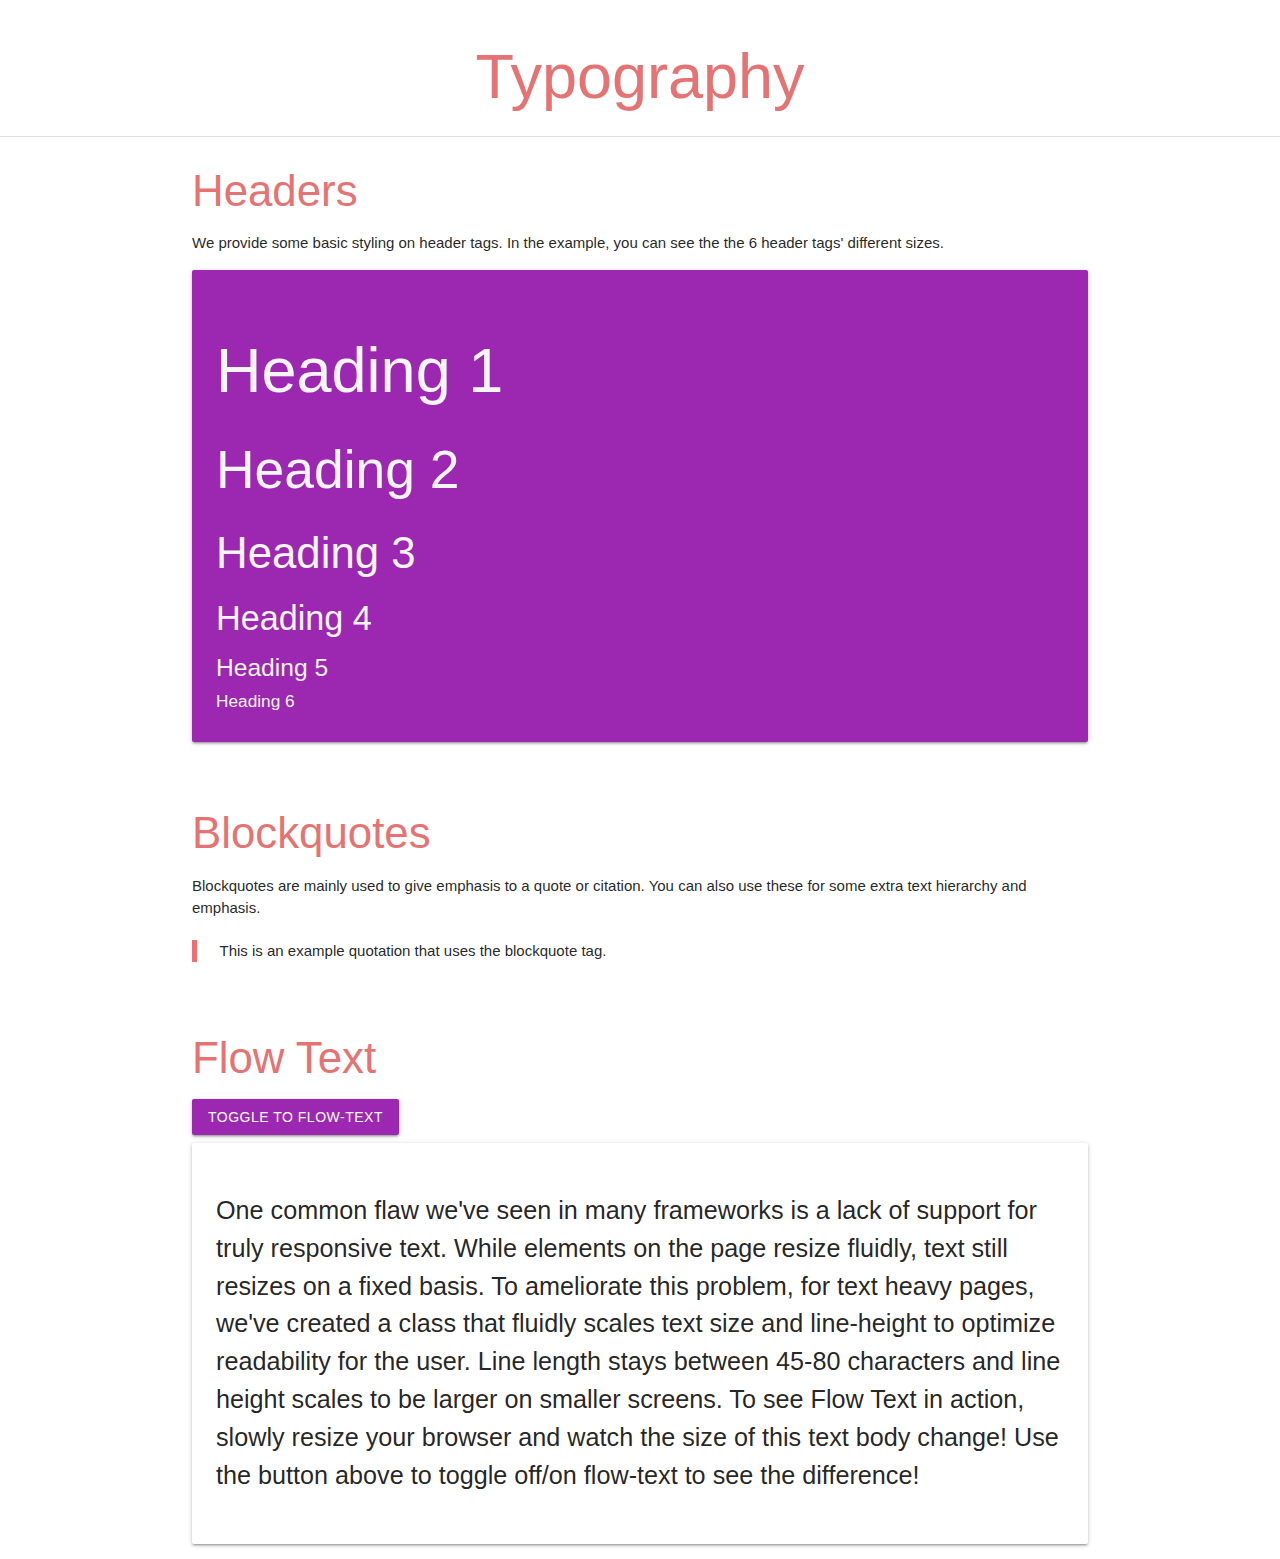
<file: activities/color-typhography.html>
<!DOCTYPE html>
<html lang="en">
<head>
    <meta charset="UTF-8">
    <meta name="viewport" content="width=device-width, initial-scale=1.0">
    <title>Colors & Typography</title>
    <!-- Compiled and minified CSS -->
    <link rel="stylesheet" href="https://cdnjs.cloudflare.com/ajax/libs/materialize/1.0.0/css/materialize.min.css">
    <link rel="stylesheet" href="styles.css">
</head>
<body>
    <h1 class="center red-text text-lighten-2">Typography</h1>
    <div class="divider"></div>

    <div class="container">
        <h3 class="red-text text-lighten-2">Headers</h3>
        <p>We provide some basic styling on header tags. In the example,
             you can see the the 6 header tags' different sizes.</p>
        <div class="card-panel purple grey-text text-lighten-4">
            <h1>Heading 1</h1>
            <h2>Heading 2</h2>
            <h3>Heading 3</h3>
            <h4>Heading 4</h4>
            <h5>Heading 5</h5>
            <h6>Heading 6</h6>
        </div><br>
        
        <h3 class="red-text text-lighten-2">Blockquotes</h3>
        <p>Blockquotes are mainly used to give emphasis to a quote or citation.
             You can also use these for some extra text hierarchy and emphasis.</p>
        <blockquote>
            This is an example quotation that uses the blockquote tag.
        </blockquote><br>

        <h3 class="red-text text-lighten-2">Flow Text</h3>
        <button class="btn purple">Toggle to Flow-text</button>
        <div class="card-panel">
            <p class="flow-text">One common flaw we've seen in many frameworks is a lack of support for truly responsive text.
                 While elements on the page resize fluidly, text still resizes on a fixed basis.
                  To ameliorate this problem, for text heavy pages,
                   we've created a class that fluidly scales text size and line-height to optimize readability for the user.
                    Line length stays between 45-80 characters and line height scales to be larger on smaller screens.
                To see Flow Text in action, slowly resize your browser and watch the size of this text body change!
                 Use the button above to toggle off/on flow-text to see the difference!</p>
        </div>
    </div>

    <!-- Compiled and minified JavaScript -->
    <script src="https://cdnjs.cloudflare.com/ajax/libs/materialize/1.0.0/js/materialize.min.js"></script>
</body>
</html>
</file>
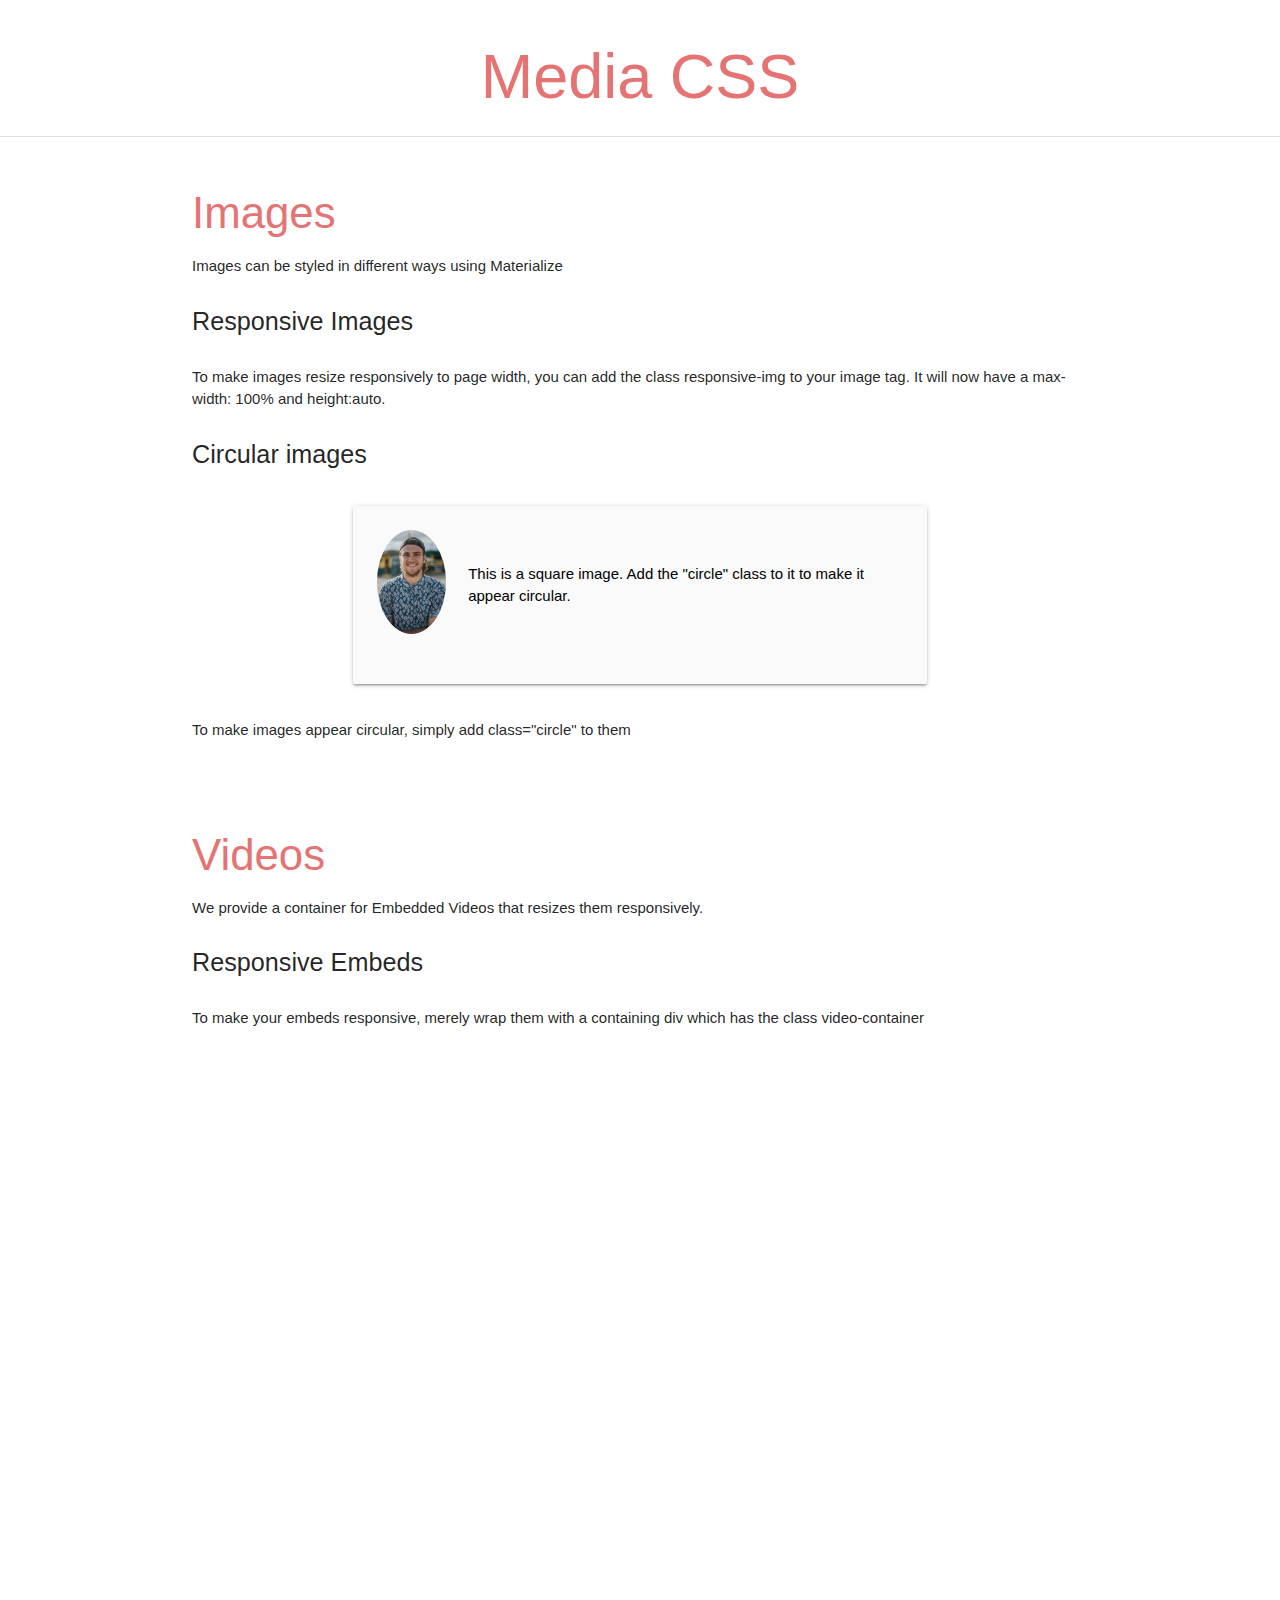
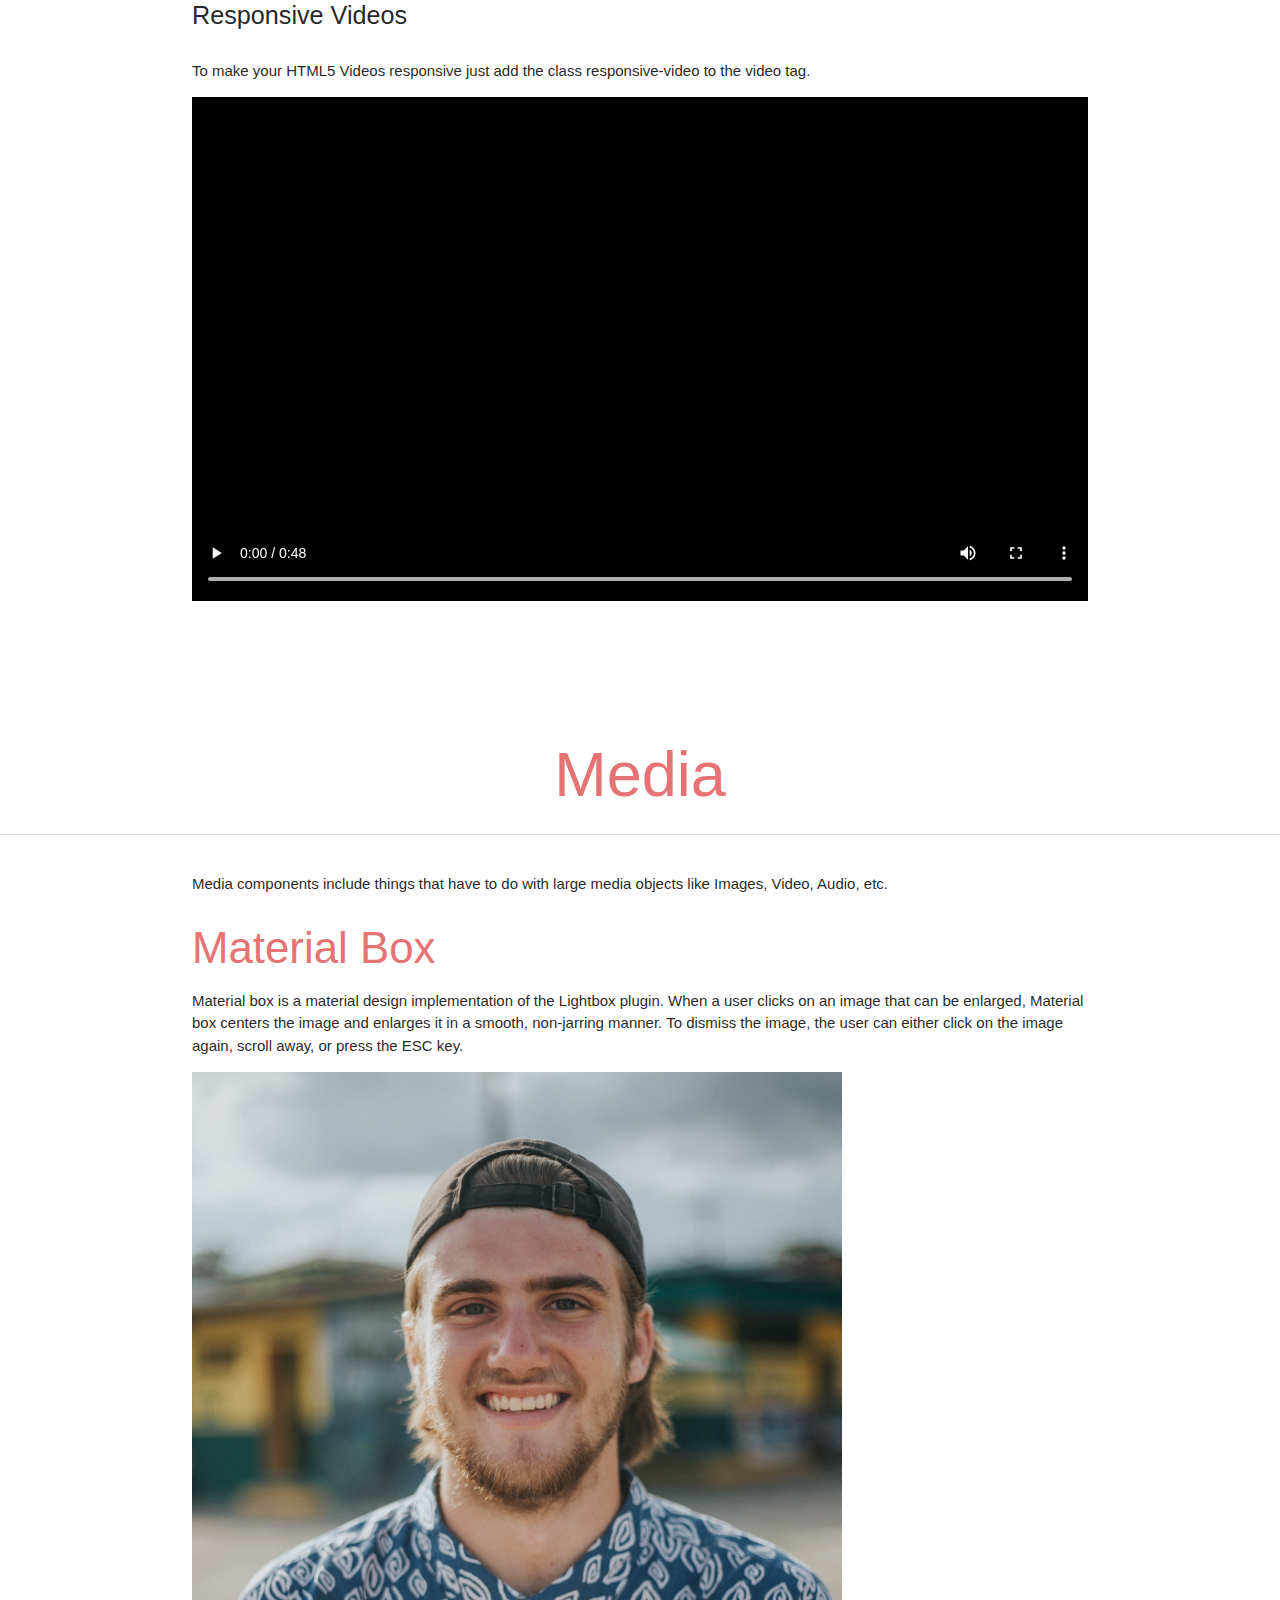
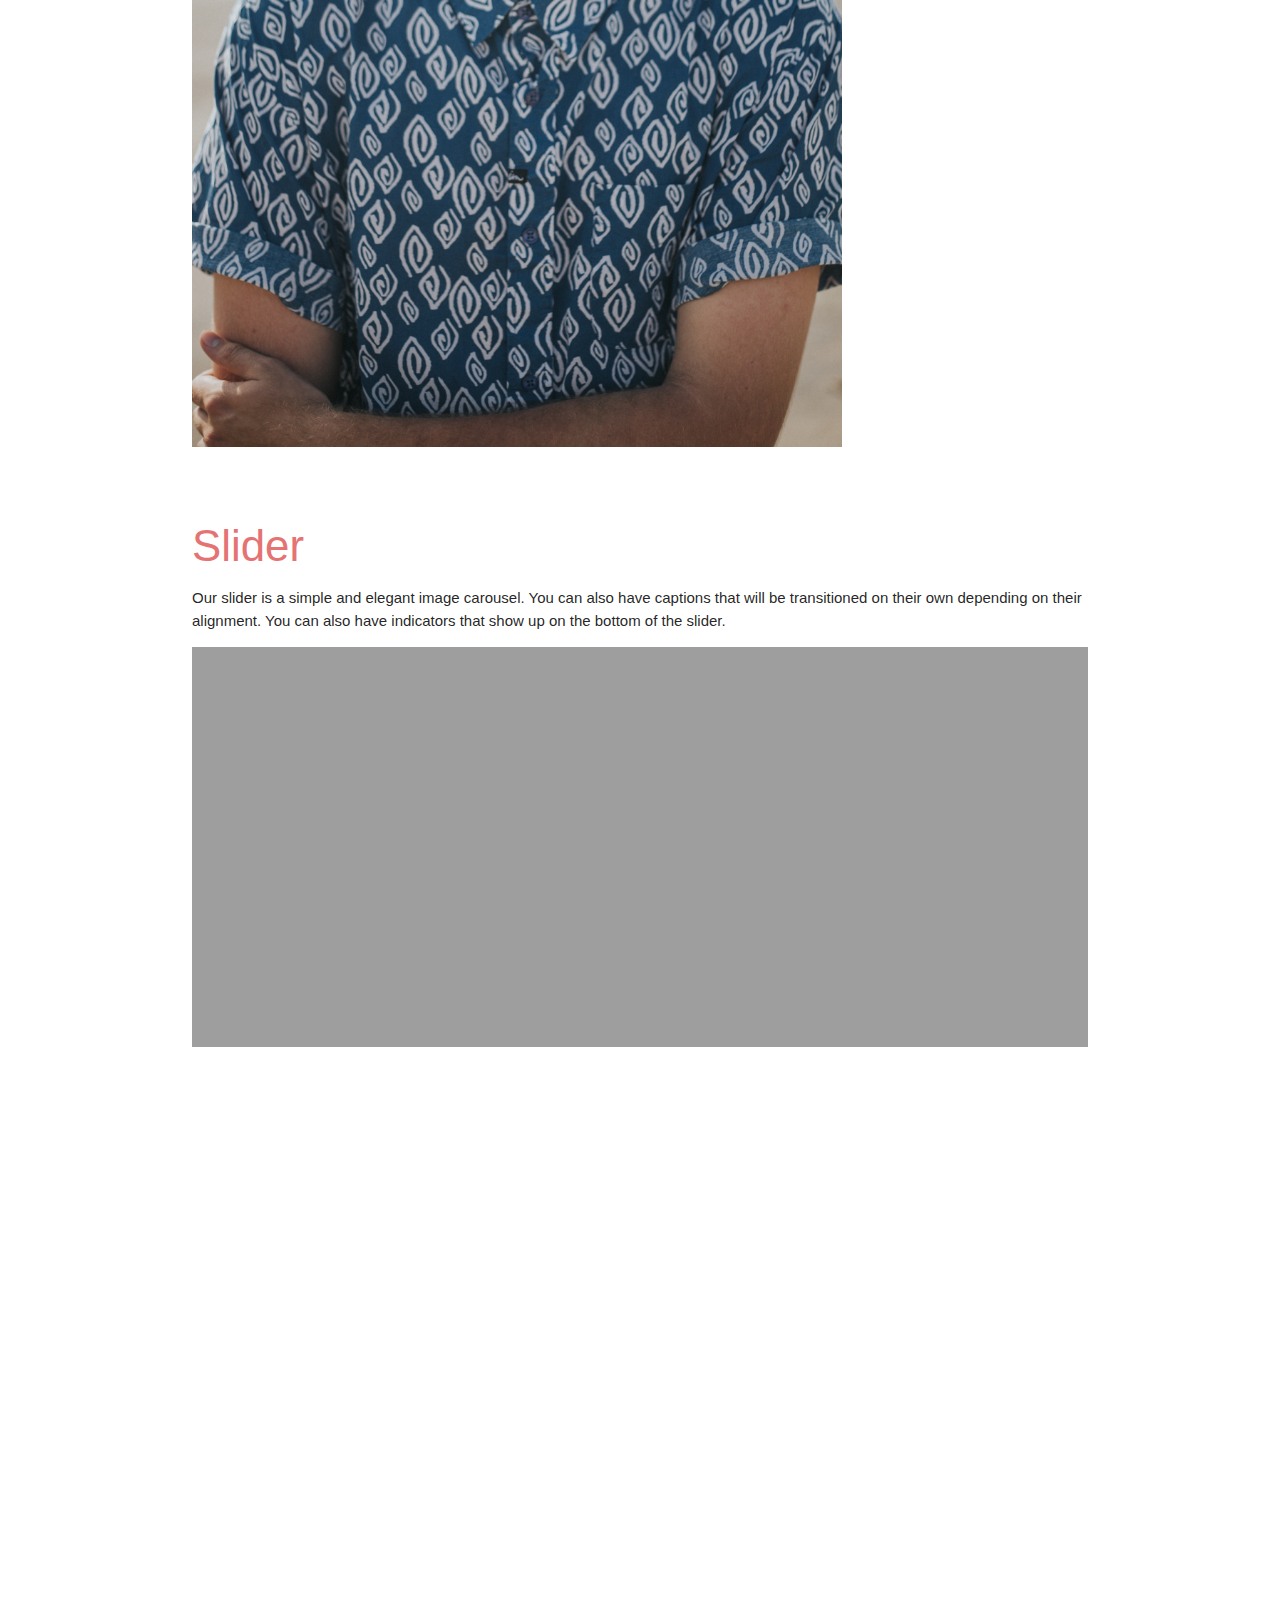
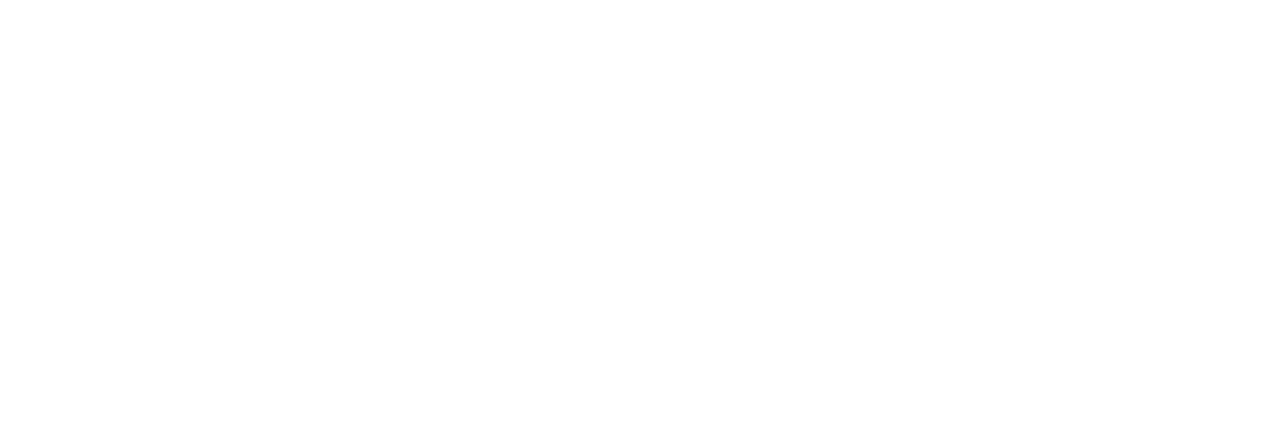
<file: activities/media.html>
<!DOCTYPE html>
<html lang="en">
<head>
    <meta charset="UTF-8">
    <meta name="viewport" content="width=device-width, initial-scale=1.0">
    <title>Media CSS</title>
    <!-- Compiled and minified CSS -->
    <link rel="stylesheet" href="https://cdnjs.cloudflare.com/ajax/libs/materialize/1.0.0/css/materialize.min.css">
    <link rel="stylesheet" href="styles.css">
</head>
<body>
    <h1 class="red-text text-lighten-2 center">Media CSS</h1>
    <div class="divider"></div><br>
    <div class="container">
        <h3 class="red-text text-lighten-2">Images</h3>
        <p>Images can be styled in different ways using Materialize</p>
        <p class="flow-text">Responsive Images</p>
        <p>To make images resize responsively to page width, you can add the class responsive-img to your image tag. It will now have a max-width: 100% and height:auto.</p>
        <p class="flow-text">Circular images</p>

        <div class="row">
            <div class="col s12 m8 offset-m2 16 offset-13">
                <div class="card-panel grey lighten-5 z-depth-1">
                    <div class="row valign-wrapper">
                        <div class="col s2">
                            <img src="/images/image1.jpg" alt="" class="circle responsive-img">
                        </div>
                        <div class="col s10">
                            <span class="black-text">
                                This is a square image. Add the "circle" class to it to make it appear circular.
                              </span>
                        </div>
                    </div>
                </div>
            </div>
        </div>
        <p>To make images appear circular, simply add class="circle" to them</p>
        <br><br>
        <h3 class="red-text text-lighten-2">Videos</h3>
        <p>We provide a container for Embedded Videos that resizes them responsively.</p>
        <p class="flow-text">Responsive Embeds</p>
        <p>To make your embeds responsive, merely wrap them with a containing div which has the class video-container</p>

        <div class="video-container">
            <iframe width="853" height="480" src="//www.youtube.com/embed/Q8TXgCzxEnw?rel=0" frameborder="0" allowfullscreen></iframe>
        </div><br>                                        

        <p class="flow-text">Responsive Videos</p>
        <p>To make your HTML5 Videos responsive just add the class responsive-video to the video tag.</p>

        <video class="responsive-video" controls>
            <source src="/videos/video1.mp4" type="video/mp4">
        </video>
    </div><br><br><br><br>


    <h1 class="red-text text-lighten-2 center">Media</h1>
    <div class="divider"></div><br>
    <div class="container">
        <p>Media components include things that have to do with large media objects like Images, Video, Audio, etc.</p>
        <h3 class="red-text text-lighten-2">Material Box</h3>
        <p>Material box is a material design implementation of the Lightbox plugin. When a user clicks on an image that can be enlarged, Material box centers the image and enlarges it in a smooth, non-jarring manner. To dismiss the image, the user can either click on the image again, scroll away, or press the ESC key.
        </p>
        <img class="materialboxed responsive-img" width="650" src="/images/image1.jpg">
        <br><br>
        <!-- Slider -->
        <h3 class="red-text text-lighten-2">Slider</h3>
        <p>Our slider is a simple and elegant image carousel. You can also have captions that will be transitioned on their own depending on their alignment. You can also have indicators that show up on the bottom of the slider.</p>
        <div class="slider">
          <ul class="slides">
            <li>
              <img src="/images/image2.jpg" alt="">
              <div class="caption center-align">
                <h3 class="blue-grey">This is our big Tagline!</h3>
                <h5 class="light grey-text text-align-3">Here's our small slogan</h5>
              </div>
            </li>
            <li>
              <img src="/images/image3.jpg" alt="">
              <div class="caption left-align">
                <h3 class="blue-grey">This is our big Tagline!</h3>
                <h5 class="light grey-text text-align-3">Here's our small slogan</h5>
              </div>
            </li>
            <li>
              <img src="/images/image4.jpg" alt="">
              <div class="caption right-align">
                <h3 class="blue-grey">This is our big Tagline!</h3>
                <h5 class="light grey-text text-align-3">Here's our small slogan</h5>
              </div>
            </li>
            <li>
              <img src="/images/image5.jpg" alt="">
              <div class="caption center-align">
                <h3 class="blue-grey">This is our big Tagline!</h3>
                <h5 class="light grey-text text-align-3">Here's our small slogan</h5>
              </div>
            </li>
          </ul>
        </div>
    </div>

    <div style="height: 1000px;"></div>

    <script src="https://code.jquery.com/jquery-3.7.1.min.js" integrity="sha256-/JqT3SQfawRcv/BIHPThkBvs0OEvtFFmqPF/lYI/Cxo=" crossorigin="anonymous"></script>
    <!-- Compiled and minified JavaScript -->
    <script src="https://cdnjs.cloudflare.com/ajax/libs/materialize/1.0.0/js/materialize.min.js"></script>

    <script>
      $(document).ready(function () {
        // material box init
        $('.materialboxed').materialbox({
          inDuration: 1000,
          outDuration: 1000,
        });
        // Slide init
        $('.slider').slider({
          height: 200,
          duration: 1000,
          interval: 1000
        });
      });
    </script>
</body>
</html>
</file>
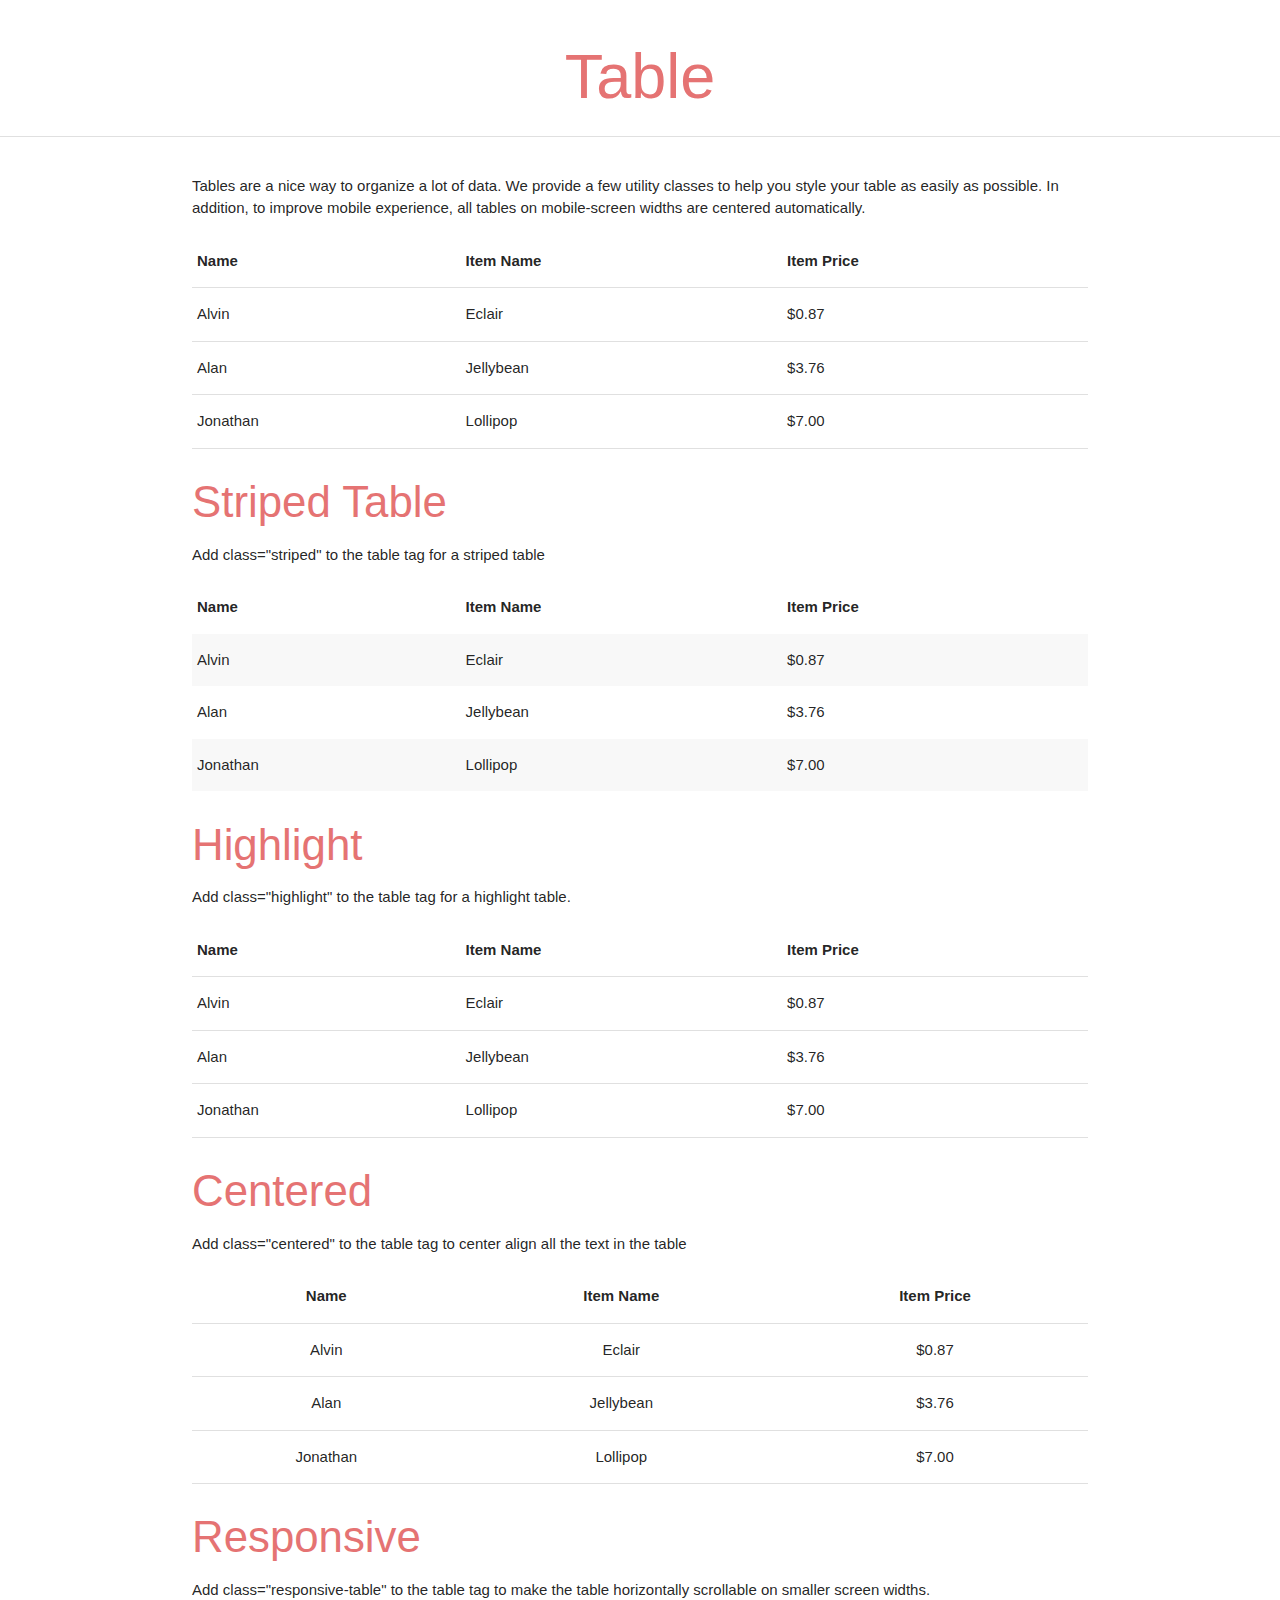
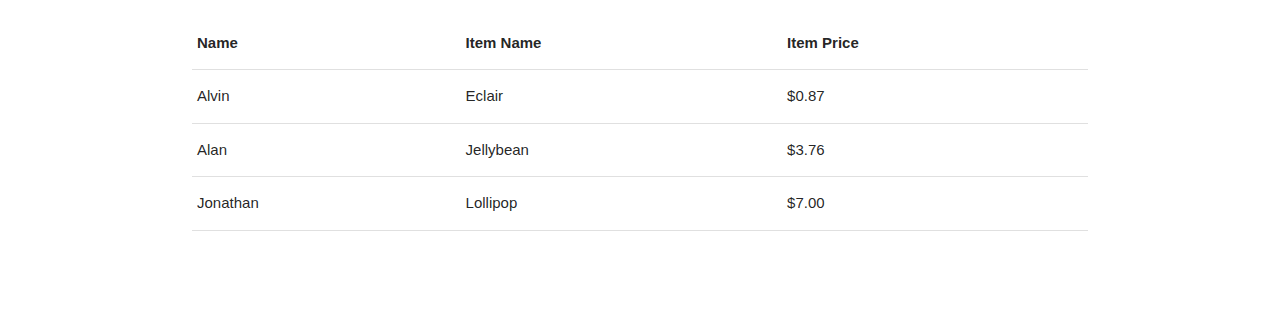
<file: activities/table.html>
<!DOCTYPE html>
<html lang="en">
<head>
    <meta charset="UTF-8">
    <meta name="viewport" content="width=device-width, initial-scale=1.0">
    <title>Table</title>
    <!-- Compiled and minified CSS -->
    <link rel="stylesheet" href="https://cdnjs.cloudflare.com/ajax/libs/materialize/1.0.0/css/materialize.min.css">
    <link rel="stylesheet" href="styles.css">
</head>
<body>
    <h1 class="red-text text-lighten-2 center">Table</h1>
    <div class="divider"></div><br>

    <div class="container">
        <p>Tables are a nice way to organize a lot of data. We provide a few utility classes to help you style your table as easily as possible. In addition, to improve mobile experience, all tables on mobile-screen widths are centered automatically.</p>

        <table>
            <thead>
              <tr>
                <th>Name</th>
                <th>Item Name</th>
                <th>Item Price</th>
              </tr>
            </thead>
            <tbody>
              <tr>
                <td>Alvin</td>
                <td>Eclair</td>
                <td>$0.87</td>
              </tr>
              <tr>
                <td>Alan</td>
                <td>Jellybean</td>
                <td>$3.76</td>
              </tr>
              <tr>
                <td>Jonathan</td>
                <td>Lollipop</td>
                <td>$7.00</td>
              </tr>
            </tbody>
          </table>

          <h3 class="red-text text-lighten-2">Striped Table</h3>
          <p>Add class="striped" to the table tag for a striped table</p>
          <table class="striped">
            <thead>
              <tr>
                <th>Name</th>
                <th>Item Name</th>
                <th>Item Price</th>
              </tr>
            </thead>
            <tbody>
              <tr>
                <td>Alvin</td>
                <td>Eclair</td>
                <td>$0.87</td>
              </tr>
              <tr>
                <td>Alan</td>
                <td>Jellybean</td>
                <td>$3.76</td>
              </tr>
              <tr>
                <td>Jonathan</td>
                <td>Lollipop</td>
                <td>$7.00</td>
              </tr>
            </tbody>
          </table>

          <h3 class="red-text text-lighten-2">Highlight</h3>
          <p>Add class="highlight" to the table tag for a highlight table.</p>
          <table class="highlight">
            <thead>
              <tr>
                <th>Name</th>
                <th>Item Name</th>
                <th>Item Price</th>
              </tr>
            </thead>
            <tbody>
              <tr>
                <td>Alvin</td>
                <td>Eclair</td>
                <td>$0.87</td>
              </tr>
              <tr>
                <td>Alan</td>
                <td>Jellybean</td>
                <td>$3.76</td>
              </tr>
              <tr>
                <td>Jonathan</td>
                <td>Lollipop</td>
                <td>$7.00</td>
              </tr>
            </tbody>
          </table>

          <h3 class="red-text text-lighten-2">Centered</h3>
          <p>Add class="centered" to the table tag to center align all the text in the table</p>
          <table class="centered">
            <thead>
              <tr>
                <th>Name</th>
                <th>Item Name</th>
                <th>Item Price</th>
              </tr>
            </thead>
            <tbody>
              <tr>
                <td>Alvin</td>
                <td>Eclair</td>
                <td>$0.87</td>
              </tr>
              <tr>
                <td>Alan</td>
                <td>Jellybean</td>
                <td>$3.76</td>
              </tr>
              <tr>
                <td>Jonathan</td>
                <td>Lollipop</td>
                <td>$7.00</td>
              </tr>
            </tbody>
          </table>

          <h3 class="red-text text-lighten-2">Responsive</h3>
          <p>Add class="responsive-table" to the table tag to make the table horizontally scrollable on smaller screen widths.</p>
          <table class="responsive-table">
            <thead>
              <tr>
                <th>Name</th>
                <th>Item Name</th>
                <th>Item Price</th>
              </tr>
            </thead>
            <tbody>
              <tr>
                <td>Alvin</td>
                <td>Eclair</td>
                <td>$0.87</td>
              </tr>
              <tr>
                <td>Alan</td>
                <td>Jellybean</td>
                <td>$3.76</td>
              </tr>
              <tr>
                <td>Jonathan</td>
                <td>Lollipop</td>
                <td>$7.00</td>
              </tr>
            </tbody>
          </table>
    </div>

    <div style="height: 100px;"></div>

    <!-- Compiled and minified JavaScript -->
    <script src="https://cdnjs.cloudflare.com/ajax/libs/materialize/1.0.0/js/materialize.min.js"></script>
</body>
</html>
</file>
<file: activities/styles.css>
h1, h2, h3, h4 {
    font-weight: 200;
}

.about-materialize {
    font-weight: 200;
}

.side-navs {
    font-weight: 500;
    font-size: 13px;
}

.left-panel {
    border-right: 0.1px solid rgba(128, 128, 128, 0.404);
}

.search-wrapper {
    position: relative;
}

#search {
    border-top: 0.1px solid rgba(128, 128, 128, 0.39);
}

.fa-magnifying-glass {
    position: absolute;
    right: 10px;
    top: 45%;
    transform: translateY(-50%);
}

.mini-ver {
    font-weight: 100;
}

.stock-link-ad2 {
    font-weight: 300;
    font-size: 13px;
}

.img-container {
    display: flex;
    align-items: center;
    width: 70%;
    justify-content: center;
    margin-left: 80px;
    border: 0.1px solid rgba(128, 128, 128, 0.39);
    padding: 16px 0 16px 0;
}

.image-wrapper {
    flex: 0 0 auto;
    margin-right: 10px;
}

.text-wrapper {
    display: flex;
    flex-direction: column;
}

.stock-link-smallest {
    font-weight: 300;
    font-size: 10px;
    margin-left: 70px;
}

.adobe-stock {
    position: sticky;
    top: 0;
}

.stock-link {
    font-weight: 120;
    font-size: 13px;
}

.stock-link-small {
    font-weight: 120;
    font-size: 10px;
    margin-left: 8px;
}

.stock-img {
    margin: 20px 10px 20px;
}
</file>
